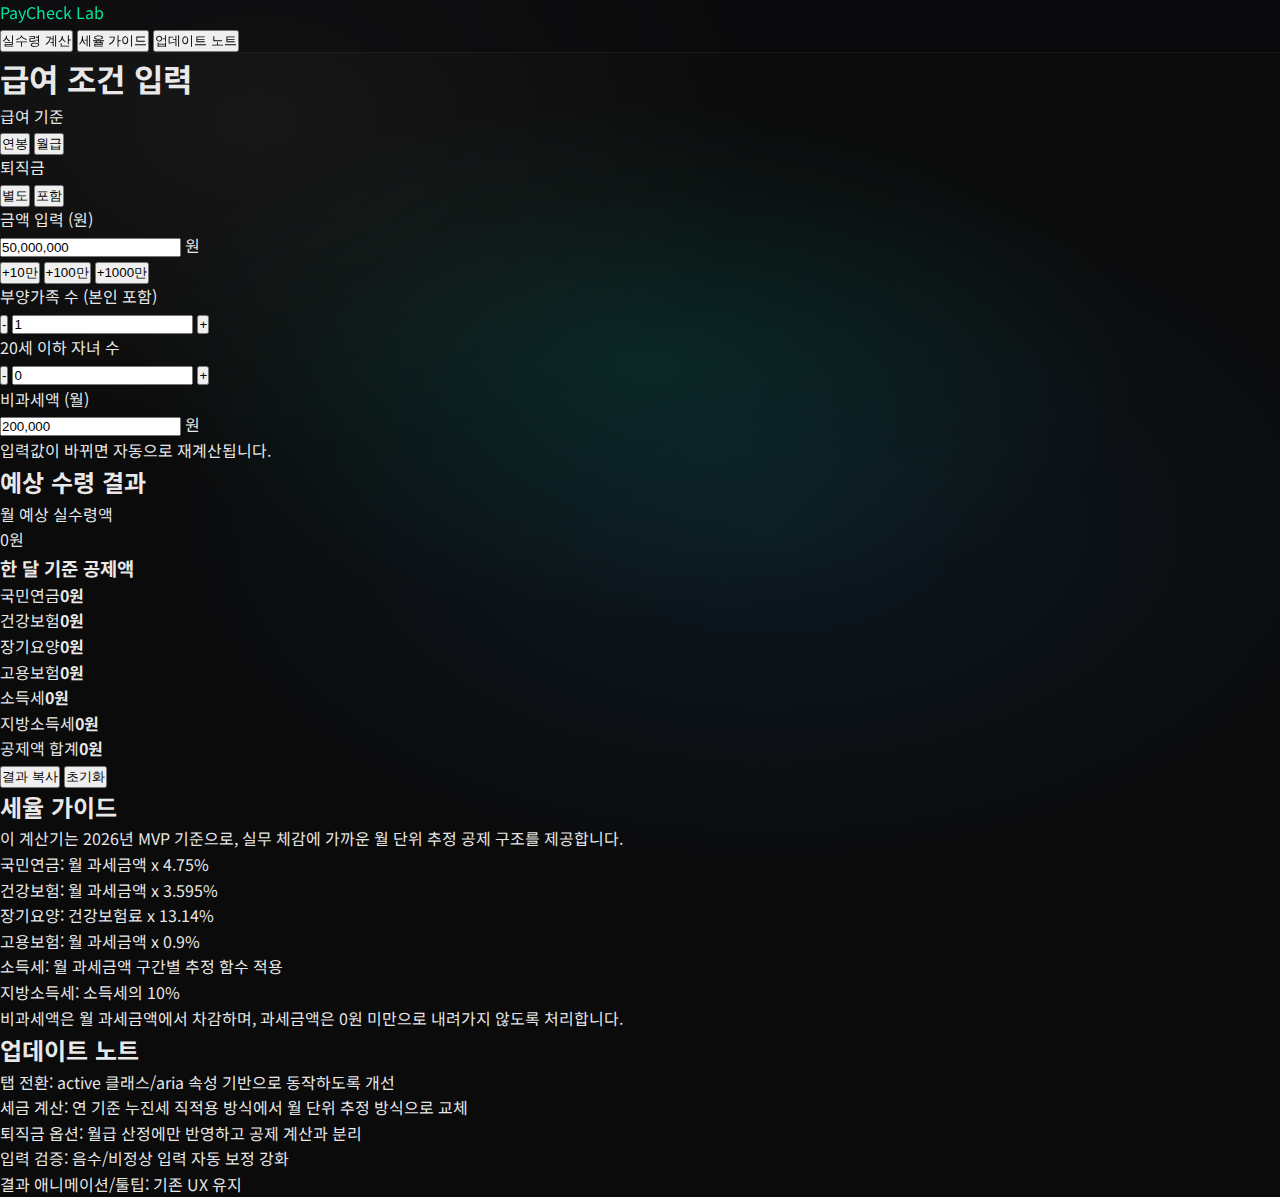
<file: index.html>
<!doctype html>
<html lang="ko">
<head>
  <meta charset="utf-8" />
  <meta name="viewport" content="width=device-width, initial-scale=1" />
  <meta name="google-adsense-account" content="ca-pub-3309850697417776" />
  <title>페이체크 | 연봉/월급 실수령액 계산기</title>
  <link rel="stylesheet" href="style.css" />
  <script async src="https://pagead2.googlesyndication.com/pagead/js/adsbygoogle.js?client=ca-pub-3309850697417776" crossorigin="anonymous"></script>
</head>
<body>
  <header class="site-header">
    <div class="header-inner">
      <a class="logo" href="#" aria-label="홈으로">PayCheck Lab</a>
      <nav class="top-nav" role="tablist" aria-label="상단 메뉴">
        <button class="tab active" id="tab-calculator" role="tab" aria-selected="true" aria-controls="panel-calculator" data-tab-target="calculator">실수령 계산</button>
        <button class="tab" id="tab-tax-guide" role="tab" aria-selected="false" aria-controls="panel-tax-guide" data-tab-target="tax-guide">세율 가이드</button>
        <button class="tab" id="tab-update-note" role="tab" aria-selected="false" aria-controls="panel-update-note" data-tab-target="update-note">업데이트 노트</button>
      </nav>
    </div>
  </header>

  <main class="page tab-panel active" id="panel-calculator" role="tabpanel" aria-labelledby="tab-calculator">
    <section class="panel input-panel" aria-labelledby="input-title">
      <h1 id="input-title">급여 조건 입력</h1>

      <div class="field-block">
        <span class="field-label">급여 기준</span>
        <div class="toggle" role="radiogroup" aria-label="급여 기준 선택">
          <button class="toggle-btn active" data-group="salaryBasis" data-value="annual" aria-pressed="true">연봉</button>
          <button class="toggle-btn" data-group="salaryBasis" data-value="monthly" aria-pressed="false">월급</button>
        </div>
      </div>

      <div class="field-block">
        <span class="field-label">퇴직금</span>
        <div class="toggle" role="radiogroup" aria-label="퇴직금 포함 여부 선택">
          <button class="toggle-btn active" data-group="severanceMode" data-value="separate" aria-pressed="true">별도</button>
          <button class="toggle-btn" data-group="severanceMode" data-value="included" aria-pressed="false">포함</button>
        </div>
      </div>

      <div class="field-block">
        <label class="field-label" for="salaryInput">금액 입력 (원)</label>
        <div class="money-input-wrap">
          <input id="salaryInput" class="money-input" type="text" inputmode="numeric" aria-label="급여 금액" value="50,000,000" />
          <span class="unit">원</span>
        </div>
        <div class="quick-buttons" role="group" aria-label="금액 빠른 증가">
          <button class="quick-btn" data-add="100000">+10만</button>
          <button class="quick-btn" data-add="1000000">+100만</button>
          <button class="quick-btn" data-add="10000000">+1000만</button>
        </div>
      </div>

      <div class="grid-fields">
        <div class="field-block">
          <label class="field-label" for="dependentsInput">부양가족 수 (본인 포함)</label>
          <div class="stepper" data-stepper="dependents">
            <button class="step-btn" data-action="decrease" aria-label="부양가족 수 감소">-</button>
            <input id="dependentsInput" type="number" min="1" value="1" aria-label="부양가족 수" />
            <button class="step-btn" data-action="increase" aria-label="부양가족 수 증가">+</button>
          </div>
        </div>

        <div class="field-block">
          <label class="field-label" for="childrenInput">20세 이하 자녀 수</label>
          <div class="stepper" data-stepper="children">
            <button class="step-btn" data-action="decrease" aria-label="자녀 수 감소">-</button>
            <input id="childrenInput" type="number" min="0" value="0" aria-label="20세 이하 자녀 수" />
            <button class="step-btn" data-action="increase" aria-label="자녀 수 증가">+</button>
          </div>
        </div>
      </div>

      <div class="field-block">
        <label class="field-label" for="nontaxInput">비과세액 (월)</label>
        <div class="money-input-wrap">
          <input id="nontaxInput" class="money-input" type="text" inputmode="numeric" aria-label="비과세액" value="200,000" />
          <span class="unit">원</span>
        </div>
      </div>

      <p class="helper">입력값이 바뀌면 자동으로 재계산됩니다.</p>
    </section>

    <section class="panel result-panel" aria-labelledby="result-title">
      <h2 id="result-title">예상 수령 결과</h2>

      <div class="headline">
        <p class="caption">월 예상 실수령액</p>
        <p id="netMonthly" class="net-pay" aria-live="polite">0원</p>
      </div>

      <div class="deduction-box">
        <h3>한 달 기준 공제액</h3>
        <ul class="deduction-list" id="deductionList">
          <li><span>국민연금</span><strong id="nationalPension">0원</strong></li>
          <li><span>건강보험</span><strong id="healthInsurance">0원</strong></li>
          <li><span>장기요양</span><strong id="longTermCare">0원</strong></li>
          <li><span>고용보험</span><strong id="employmentInsurance">0원</strong></li>
          <li><span>소득세</span><strong id="incomeTax">0원</strong></li>
          <li><span>지방소득세</span><strong id="localIncomeTax">0원</strong></li>
          <li class="sum"><span>공제액 합계</span><strong id="totalDeduction">0원</strong></li>
        </ul>
      </div>

      <div class="actions">
        <button id="copyBtn" class="action-btn">결과 복사</button>
        <button id="resetBtn" class="action-btn secondary">초기화</button>
      </div>
    </section>
  </main>

  <section class="info-panel tab-panel" id="panel-tax-guide" role="tabpanel" aria-labelledby="tab-tax-guide" aria-hidden="true">
    <div class="info-card">
      <h2>세율 가이드</h2>
      <p>이 계산기는 2026년 MVP 기준으로, 실무 체감에 가까운 월 단위 추정 공제 구조를 제공합니다.</p>
      <ul>
        <li>국민연금: 월 과세금액 x 4.75%</li>
        <li>건강보험: 월 과세금액 x 3.595%</li>
        <li>장기요양: 건강보험료 x 13.14%</li>
        <li>고용보험: 월 과세금액 x 0.9%</li>
        <li>소득세: 월 과세금액 구간별 추정 함수 적용</li>
        <li>지방소득세: 소득세의 10%</li>
      </ul>
      <p>비과세액은 월 과세금액에서 차감하며, 과세금액은 0원 미만으로 내려가지 않도록 처리합니다.</p>
    </div>
  </section>

  <section class="info-panel tab-panel" id="panel-update-note" role="tabpanel" aria-labelledby="tab-update-note" aria-hidden="true">
    <div class="info-card">
      <h2>업데이트 노트</h2>
      <ul>
        <li>탭 전환: active 클래스/aria 속성 기반으로 동작하도록 개선</li>
        <li>세금 계산: 연 기준 누진세 직적용 방식에서 월 단위 추정 방식으로 교체</li>
        <li>퇴직금 옵션: 월급 산정에만 반영하고 공제 계산과 분리</li>
        <li>입력 검증: 음수/비정상 입력 자동 보정 강화</li>
        <li>결과 애니메이션/툴팁: 기존 UX 유지</li>
      </ul>
    </div>
  </section>

  <template id="tooltipTemplate">
    <button type="button" class="tip" aria-label="계산 기준 보기">?</button>
  </template>

  <script src="main.js"></script>
</body>
</html>
</file>
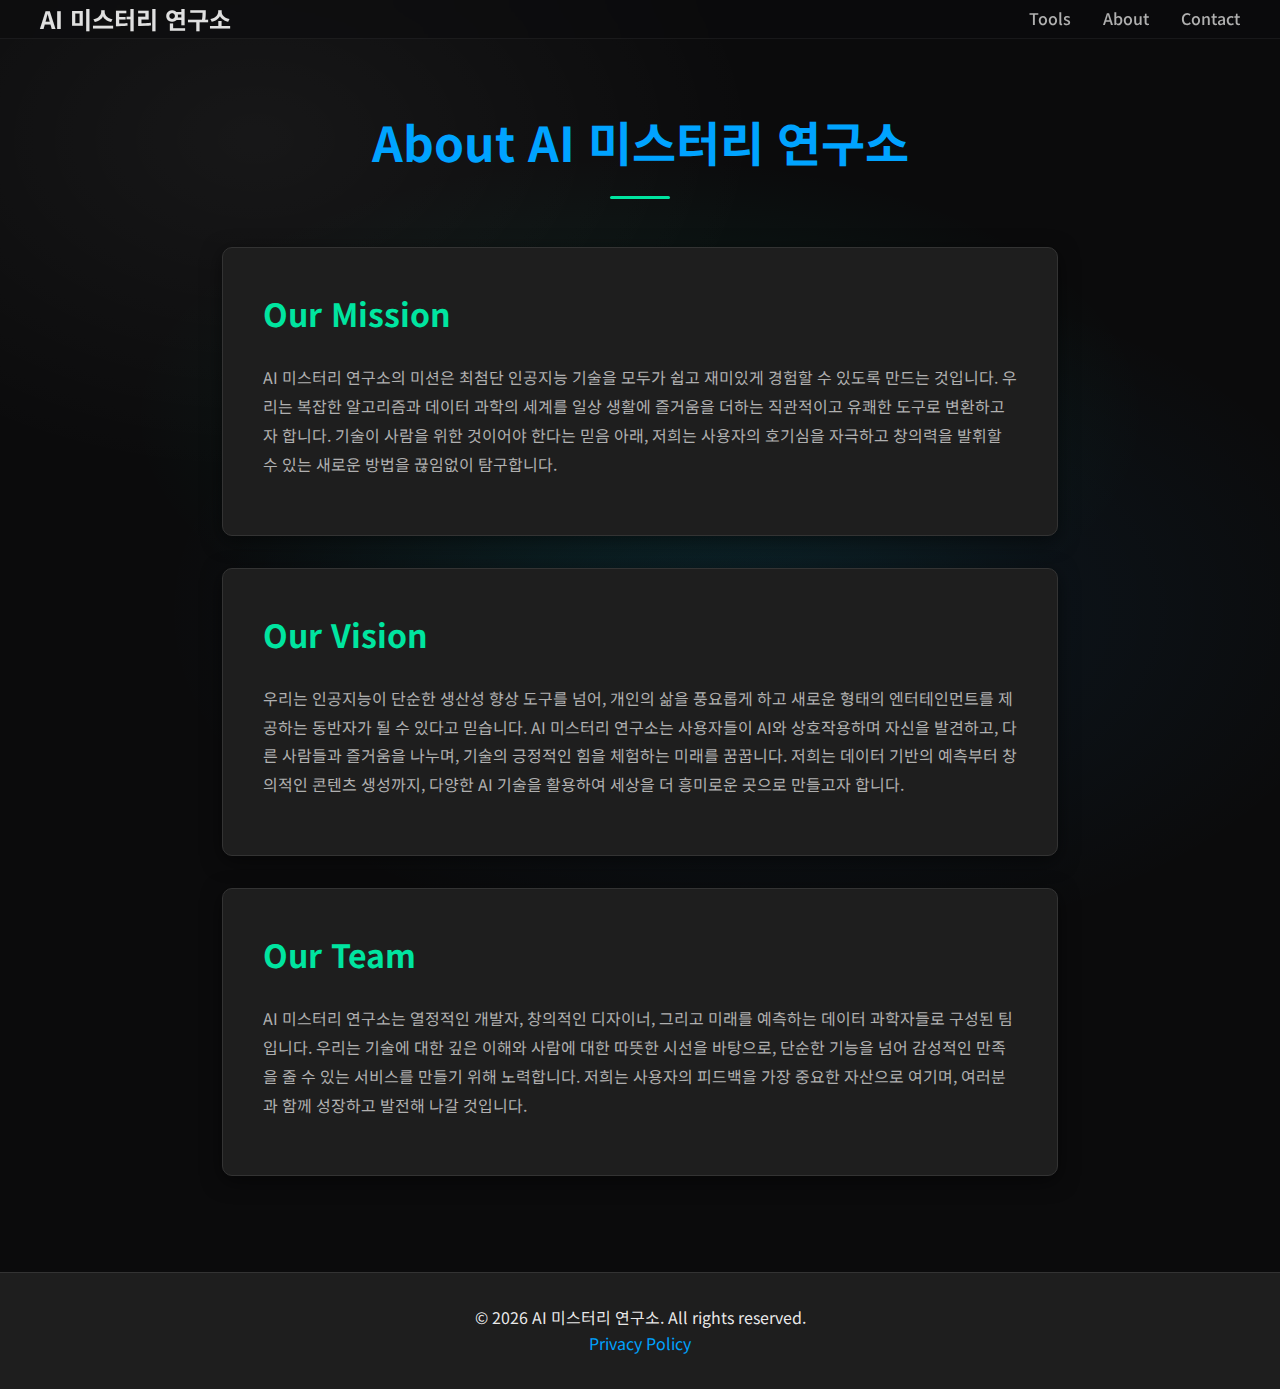
<file: about.html>
<!DOCTYPE html>
<html lang="ko">
<head>
    <meta charset="UTF-8">
    <meta name="viewport" content="width=device-width, initial-scale=1.0">
    <title>About Us - AI 미스터리 연구소</title>
    <link rel="stylesheet" href="style.css">
</head>
<body>
    <!-- Navigation will be dynamically loaded or copied here -->
    <header>
        <nav class="navbar">
            <a href="index.html" class="navbar-brand">AI 미스터리 연구소</a>
            <ul class="navbar-nav">
                <li><a href="index.html#tools">Tools</a></li>
                <li><a href="about.html">About</a></li>
                <li><a href="contact.html">Contact</a></li>
            </ul>
        </nav>
    </header>

    <main class="page-container">
        <h1>About AI 미스터리 연구소</h1>
        
        <section class="about-section">
            <h2>Our Mission</h2>
            <p>AI 미스터리 연구소의 미션은 최첨단 인공지능 기술을 모두가 쉽고 재미있게 경험할 수 있도록 만드는 것입니다. 우리는 복잡한 알고리즘과 데이터 과학의 세계를 일상 생활에 즐거움을 더하는 직관적이고 유쾌한 도구로 변환하고자 합니다. 기술이 사람을 위한 것이어야 한다는 믿음 아래, 저희는 사용자의 호기심을 자극하고 창의력을 발휘할 수 있는 새로운 방법을 끊임없이 탐구합니다.</p>
        </section>

        <section class="about-section">
            <h2>Our Vision</h2>
            <p>우리는 인공지능이 단순한 생산성 향상 도구를 넘어, 개인의 삶을 풍요롭게 하고 새로운 형태의 엔터테인먼트를 제공하는 동반자가 될 수 있다고 믿습니다. AI 미스터리 연구소는 사용자들이 AI와 상호작용하며 자신을 발견하고, 다른 사람들과 즐거움을 나누며, 기술의 긍정적인 힘을 체험하는 미래를 꿈꿉니다. 저희는 데이터 기반의 예측부터 창의적인 콘텐츠 생성까지, 다양한 AI 기술을 활용하여 세상을 더 흥미로운 곳으로 만들고자 합니다.</p>
        </section>

        <section class="about-section">
            <h2>Our Team</h2>
            <p>AI 미스터리 연구소는 열정적인 개발자, 창의적인 디자이너, 그리고 미래를 예측하는 데이터 과학자들로 구성된 팀입니다. 우리는 기술에 대한 깊은 이해와 사람에 대한 따뜻한 시선을 바탕으로, 단순한 기능을 넘어 감성적인 만족을 줄 수 있는 서비스를 만들기 위해 노력합니다. 저희는 사용자의 피드백을 가장 중요한 자산으로 여기며, 여러분과 함께 성장하고 발전해 나갈 것입니다.</p>
        </section>

    </main>

    <!-- Footer will be dynamically loaded or copied here -->
    <footer class="footer">
        <p>&copy; 2026 AI 미스터리 연구소. All rights reserved.</p>
        <p><a href="privacy.html">Privacy Policy</a></p>
    </footer>
</body>
</html>
</file>
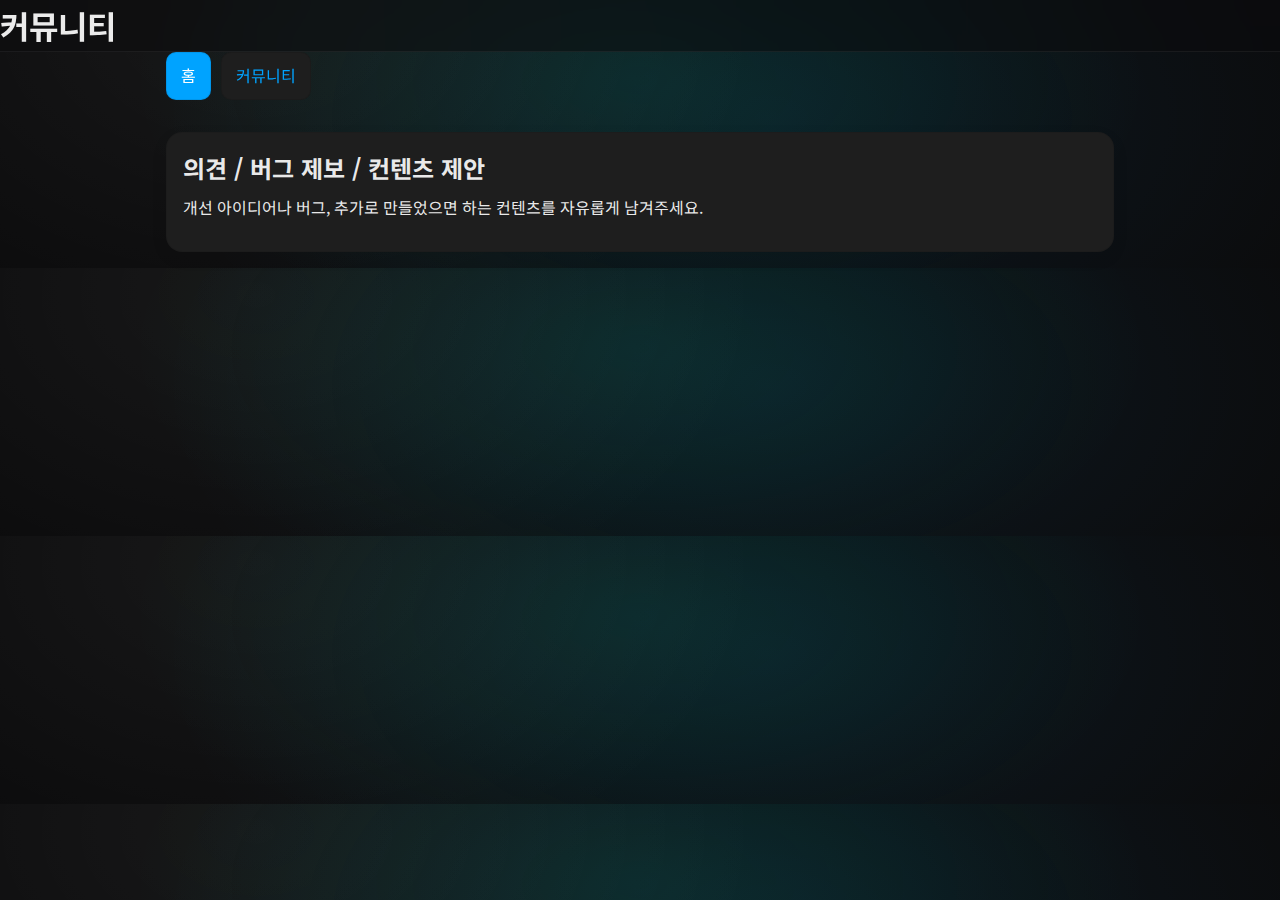
<file: community.html>
<!DOCTYPE html>
<html lang="ko">
<head>
  <meta charset="UTF-8" />
  <meta name="viewport" content="width=device-width, initial-scale=1.0" />
  <title>커뮤니티</title>
  <link rel="stylesheet" href="style.css" />
  <style>
    .community-wrap{max-width:980px;margin:0 auto;padding:16px}
    .community-card{background:var(--bg-secondary,#fff);border:1px solid rgba(0,0,0,.06);border-radius:16px;padding:16px;box-shadow:0 6px 18px rgba(0,0,0,.06)}
    .community-card h2{margin:0 0 8px 0}
    .community-card p{margin:0 0 14px 0;line-height:1.6}
  </style>
</head>
<body>
  <header>
    <h1>커뮤니티</h1>
  </header>


<nav style="max-width:980px;margin:0 auto;padding:0 16px 16px;display:flex;gap:10px;flex-wrap:wrap;">
  <a href="index.html" style="padding:10px 14px;border-radius:10px;text-decoration:none;background:var(--accent-primary,#6a82fb);color:#fff;border:1px solid rgba(0,0,0,.08);">홈</a>
  <a href="community.html" style="padding:10px 14px;border-radius:10px;text-decoration:none;background:var(--bg-secondary,#fff);border:1px solid rgba(0,0,0,.08);">커뮤니티</a>
</nav>


  <main class="community-wrap">
    <section class="community-card">
      <h2>의견 / 버그 제보 / 컨텐츠 제안</h2>
      <p>개선 아이디어나 버그, 추가로 만들었으면 하는 컨텐츠를 자유롭게 남겨주세요.</p>

      <div id="disqus_thread"></div>
      <script>
        var disqus_config = function () {
          this.page.url = window.location.href;
          this.page.identifier = "community";
        };
        (function() {
          var d = document, s = d.createElement('script');
          s.src = 'https://yuminsu.disqus.com/embed.js';
          s.setAttribute('data-timestamp', +new Date());
          (d.head || d.body).appendChild(s);
        })();
      </script>
      <noscript>댓글을 보려면 자바스크립트를 켜주세요.</noscript>
    </section>
  </main>
</body>
</html>
</file>
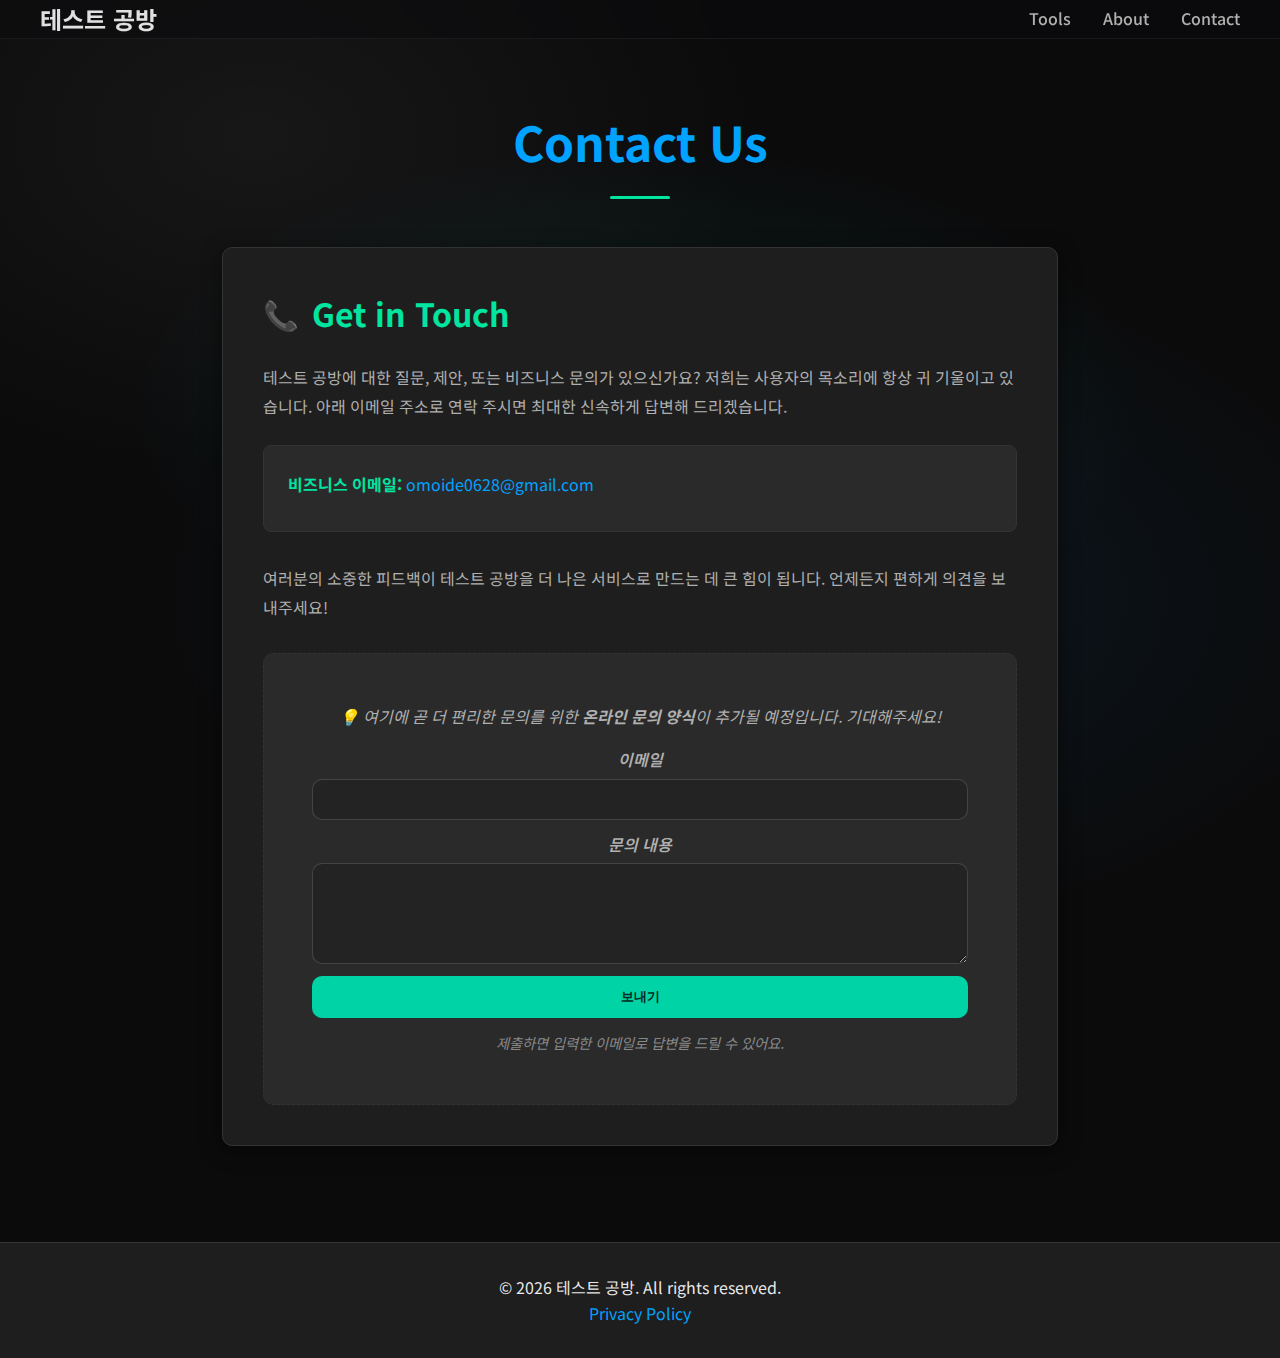
<file: contact.html>
<!DOCTYPE html>
<html lang="ko">
<head>
    <meta charset="UTF-8">
    <meta name="viewport" content="width=device-width, initial-scale=1.0">
    <title>Contact - 테스트 공방</title>
    <meta name="google-adsense-account" content="ca-pub-3309850697417776">
    <link rel="stylesheet" href="style.css">
    <script async src="https://pagead2.googlesyndication.com/pagead/js/adsbygoogle.js?client=ca-pub-3309850697417776" crossorigin="anonymous"></script>
</head>
<body>
    <!-- Navigation will be dynamically loaded or copied here -->
    <header>
        <nav class="navbar">
            <a href="index.html" class="navbar-brand">테스트 공방</a>
            <ul class="navbar-nav">
                <li><a href="index.html#tools">Tools</a></li>
                <li><a href="about.html">About</a></li>
                <li><a href="contact.html">Contact</a></li>
            </ul>
        </nav>
    </header>

    <main class="page-container">
        <h1>Contact Us</h1>
        
        <section class="contact-section">
            <h2><span class="section-icon">📞</span> Get in Touch</h2>
            <p>테스트 공방에 대한 질문, 제안, 또는 비즈니스 문의가 있으신가요? 저희는 사용자의 목소리에 항상 귀 기울이고 있습니다. 아래 이메일 주소로 연락 주시면 최대한 신속하게 답변해 드리겠습니다.</p>
            <div class="contact-info-box">
                <p><strong>비즈니스 이메일:</strong> <a href="mailto:omoide0628@gmail.com">omoide0628@gmail.com</a></p>
            </div>
            <p>여러분의 소중한 피드백이 테스트 공방을 더 나은 서비스로 만드는 데 큰 힘이 됩니다. 언제든지 편하게 의견을 보내주세요!</p>
            
            <div class="contact-form-placeholder">
                <p>💡 여기에 곧 더 편리한 문의를 위한 <strong>온라인 문의 양식</strong>이 추가될 예정입니다. 기대해주세요!</p>

<form action="https://formspree.io/f/mdalaond" method="POST" style="margin-top:16px; display:flex; flex-direction:column; gap:12px;">
  <label style="display:flex; flex-direction:column; gap:6px; font-weight:600;">
    이메일
    <input type="email" name="email" required
      style="padding:12px 14px; border-radius:10px; border:1px solid rgba(255,255,255,.15); background:rgba(0,0,0,.15); color:#fff; outline:none;">
  </label>

  <label style="display:flex; flex-direction:column; gap:6px; font-weight:600;">
    문의 내용
    <textarea name="message" rows="5" required
      style="padding:12px 14px; border-radius:10px; border:1px solid rgba(255,255,255,.15); background:rgba(0,0,0,.15); color:#fff; outline:none; resize:vertical;"></textarea>
  </label>

  <button type="submit"
    style="padding:12px 14px; border-radius:10px; border:none; background:#00d4a6; color:#062b22; font-weight:800; cursor:pointer;">
    보내기
  </button>

  <p style="opacity:.7; font-size:.9rem; margin:0;">
    제출하면 입력한 이메일로 답변을 드릴 수 있어요.
  </p>
</form>


            </div>
        </section>

    </main>

    <!-- Footer will be dynamically loaded or copied here -->
    <footer class="footer">
        <p>&copy; 2026 테스트 공방. All rights reserved.</p>
        <p><a href="privacy.html">Privacy Policy</a></p>
    </footer>
</body>
</html>
</file>
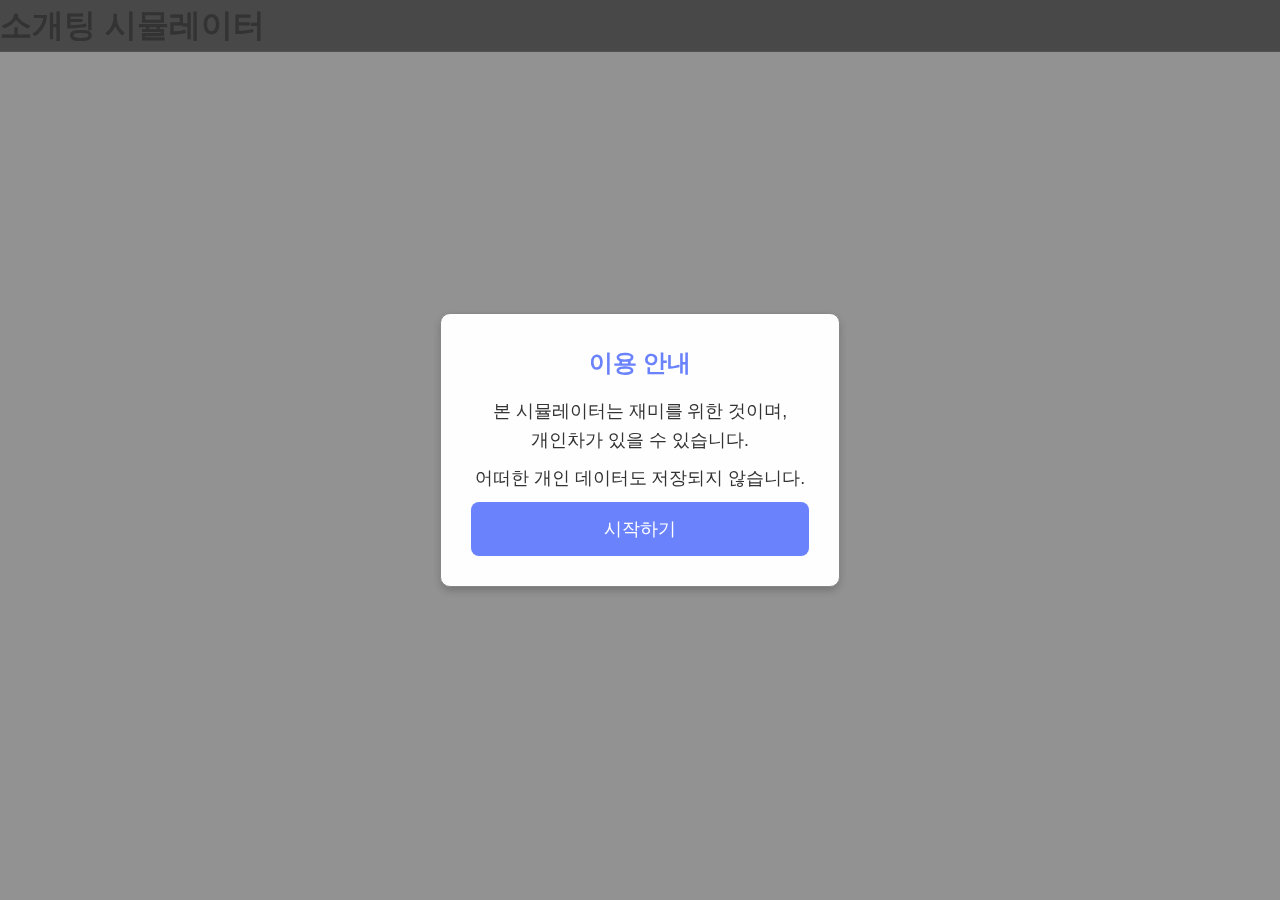
<file: dating-sim.html>
<!DOCTYPE html>
<html lang="ko">
<head>
    <meta charset="UTF-8">
    <meta name="viewport" content="width=device-width, initial-scale=1.0">
    <title>소개팅 시뮬레이터</title>
    <link rel="stylesheet" href="style.css">
    <link rel="stylesheet" href="dating-sim.css">
</head>
<body>
    <header>
        <h1>소개팅 시뮬레이터</h1>
    </header>

    <main class="simulator-container">
        <div id="intro-modal" class="modal">
            <div class="modal-content">
                <h2>이용 안내</h2>
                <p>본 시뮬레이터는 재미를 위한 것이며, 개인차가 있을 수 있습니다.</p>
                <p>어떠한 개인 데이터도 저장되지 않습니다.</p>
                <button id="close-modal">시작하기</button>
            </div>
        </div>

        <div id="simulator-area" style="display: none;">
            <div class="progress-container">
                <span id="current-question-number"></span>/<span id="total-questions"></span>
                <div class="progress-bar-outline"><div id="progress-bar"></div></div>
            </div>

            <div id="question-card" class="card">
                <p id="question-text"></p>
                <div id="reaction-text" class="reaction-text"></div>
                <div id="choices-container" class="choices-container"></div>
            </div>

            <div class="navigation-buttons">
                <button id="back-button" class="nav-button" style="display: none;">뒤로가기</button>
            </div>
        </div>

        <div id="result-area" class="card" style="display: none;">
            <h2 id="result-type"></h2>
            <p id="result-summary"></p>
            <h3>🌟 나의 매력 포인트</h3>
            <ul id="result-pros"></ul>
            <h3>⚠️ 주의할 점</h3>
            <p id="result-cons"></p>
            <h3>💬 추천 대화 시작 멘트</h3>
            <ul id="result-opening-lines"></ul>
            <h3>💖 다음 데이트 코스 추천</h3>
            <ul id="result-date-courses"></ul>
            <div class="result-actions">
                <button id="share-button" class="action-button">결과 공유하기</button>
                <button id="restart-button" class="action-button">다시하기</button>
            </div>
        </div>
    </main>

    <script src="dating-sim.js"></script>
</body>
</html>
</file>
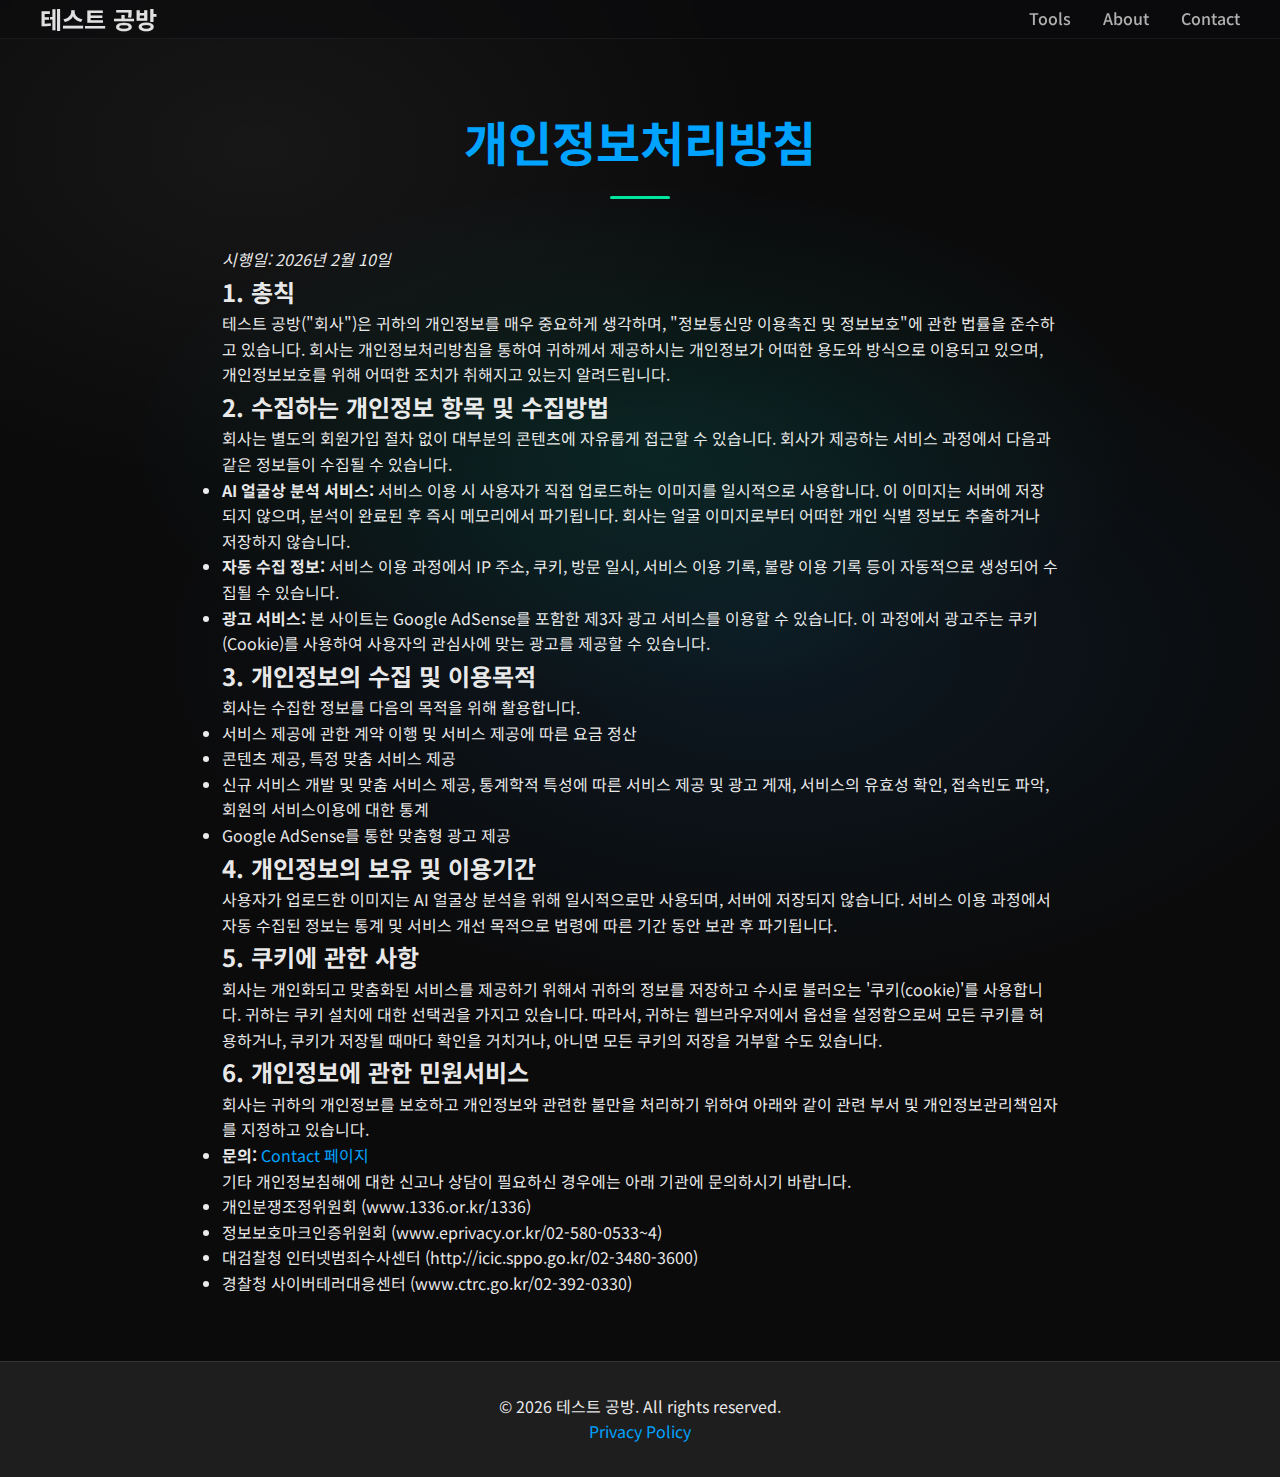
<file: privacy.html>
<!DOCTYPE html>
<html lang="ko">
<head>
    <meta charset="UTF-8">
    <meta name="viewport" content="width=device-width, initial-scale=1.0">
    <title>Privacy Policy - 테스트 공방</title>
    <link rel="stylesheet" href="style.css">
</head>
<body>
    <!-- Navigation will be dynamically loaded or copied here -->
    <header>
        <nav class="navbar">
            <a href="index.html" class="navbar-brand">테스트 공방</a>
            <ul class="navbar-nav">
                <li><a href="index.html#tools">Tools</a></li>
                <li><a href="about.html">About</a></li>
                <li><a href="contact.html">Contact</a></li>
            </ul>
        </nav>
    </header>

    <main class="page-container">
        <h1>개인정보처리방침</h1>
        <p><em>시행일: 2026년 2월 10일</em></p>

        <section class="privacy-section">
            <h2>1. 총칙</h2>
            <p>테스트 공방("회사")은 귀하의 개인정보를 매우 중요하게 생각하며, "정보통신망 이용촉진 및 정보보호"에 관한 법률을 준수하고 있습니다. 회사는 개인정보처리방침을 통하여 귀하께서 제공하시는 개인정보가 어떠한 용도와 방식으로 이용되고 있으며, 개인정보보호를 위해 어떠한 조치가 취해지고 있는지 알려드립니다.</p>
        </section>

        <section class="privacy-section">
            <h2>2. 수집하는 개인정보 항목 및 수집방법</h2>
            <p>회사는 별도의 회원가입 절차 없이 대부분의 콘텐츠에 자유롭게 접근할 수 있습니다. 회사가 제공하는 서비스 과정에서 다음과 같은 정보들이 수집될 수 있습니다.</p>
            <ul>
                <li><strong>AI 얼굴상 분석 서비스:</strong> 서비스 이용 시 사용자가 직접 업로드하는 이미지를 일시적으로 사용합니다. 이 이미지는 서버에 저장되지 않으며, 분석이 완료된 후 즉시 메모리에서 파기됩니다. 회사는 얼굴 이미지로부터 어떠한 개인 식별 정보도 추출하거나 저장하지 않습니다.</li>
                <li><strong>자동 수집 정보:</strong> 서비스 이용 과정에서 IP 주소, 쿠키, 방문 일시, 서비스 이용 기록, 불량 이용 기록 등이 자동적으로 생성되어 수집될 수 있습니다.</li>
                <li><strong>광고 서비스:</strong> 본 사이트는 Google AdSense를 포함한 제3자 광고 서비스를 이용할 수 있습니다. 이 과정에서 광고주는 쿠키(Cookie)를 사용하여 사용자의 관심사에 맞는 광고를 제공할 수 있습니다.</li>
            </ul>
        </section>
        
        <section class="privacy-section">
            <h2>3. 개인정보의 수집 및 이용목적</h2>
            <p>회사는 수집한 정보를 다음의 목적을 위해 활용합니다.</p>
            <ul>
                <li>서비스 제공에 관한 계약 이행 및 서비스 제공에 따른 요금 정산</li>
                <li>콘텐츠 제공, 특정 맞춤 서비스 제공</li>
                <li>신규 서비스 개발 및 맞춤 서비스 제공, 통계학적 특성에 따른 서비스 제공 및 광고 게재, 서비스의 유효성 확인, 접속빈도 파악, 회원의 서비스이용에 대한 통계</li>
                <li>Google AdSense를 통한 맞춤형 광고 제공</li>
            </ul>
        </section>

        <section class="privacy-section">
            <h2>4. 개인정보의 보유 및 이용기간</h2>
            <p>사용자가 업로드한 이미지는 AI 얼굴상 분석을 위해 일시적으로만 사용되며, 서버에 저장되지 않습니다. 서비스 이용 과정에서 자동 수집된 정보는 통계 및 서비스 개선 목적으로 법령에 따른 기간 동안 보관 후 파기됩니다.</p>
        </section>

        <section class="privacy-section">
            <h2>5. 쿠키에 관한 사항</h2>
            <p>회사는 개인화되고 맞춤화된 서비스를 제공하기 위해서 귀하의 정보를 저장하고 수시로 불러오는 '쿠키(cookie)'를 사용합니다. 귀하는 쿠키 설치에 대한 선택권을 가지고 있습니다. 따라서, 귀하는 웹브라우저에서 옵션을 설정함으로써 모든 쿠키를 허용하거나, 쿠키가 저장될 때마다 확인을 거치거나, 아니면 모든 쿠키의 저장을 거부할 수도 있습니다.</p>
        </section>

        <section class="privacy-section">
            <h2>6. 개인정보에 관한 민원서비스</h2>
            <p>회사는 귀하의 개인정보를 보호하고 개인정보와 관련한 불만을 처리하기 위하여 아래와 같이 관련 부서 및 개인정보관리책임자를 지정하고 있습니다.</p>
            <ul>
                <li><strong>문의:</strong> <a href="contact.html">Contact 페이지</a></li>
            </ul>
            <p>기타 개인정보침해에 대한 신고나 상담이 필요하신 경우에는 아래 기관에 문의하시기 바랍니다.</p>
            <ul>
                <li>개인분쟁조정위원회 (www.1336.or.kr/1336)</li>
                <li>정보보호마크인증위원회 (www.eprivacy.or.kr/02-580-0533~4)</li>
                <li>대검찰청 인터넷범죄수사센터 (http://icic.sppo.go.kr/02-3480-3600)</li>
                <li>경찰청 사이버테러대응센터 (www.ctrc.go.kr/02-392-0330)</li>
            </ul>
        </section>

    </main>

    <!-- Footer will be dynamically loaded or copied here -->
    <footer class="footer">
        <p>&copy; 2026 테스트 공방. All rights reserved.</p>
        <p><a href="privacy.html">Privacy Policy</a></p>
    </footer>
</body>
</html>
</file>
<file: style.css>
@import url('https://fonts.googleapis.com/css2?family=Noto+Sans+KR:wght@300;400;500;700&family=Roboto:wght@300;400;500;700&display=swap');

:root {
    --bg-primary: #121212;
    --bg-secondary: #1E1E1E;
    --bg-tertiary: #2a2a2a;
    --text-primary: #E0E0E0;
    --text-secondary: #B0B0B0;
    --accent-primary: #00A3FF;
    --accent-secondary: #00E5A0;
    --border-color: #333333;
    --shadow-color: rgba(0, 0, 0, 0.5);
    --font-family-base: 'Noto Sans KR', 'Roboto', sans-serif;
}

/* Reset and Base Styles */
* {
    margin: 0;
    padding: 0;
    box-sizing: border-box;
}

html {
    scroll-behavior: smooth;
}

body {
    font-family: var(--font-family-base);
    background-color: var(--bg-primary);
    color: var(--text-primary);
    line-height: 1.6;
    writing-mode: horizontal-tb; /* Ensure horizontal writing mode */
    text-orientation: mixed; /* For mixed upright and sideways characters if applicable, though horizontal-tb is primary */
}

a {
    color: var(--accent-primary);
    text-decoration: none;
    transition: color 0.3s ease;
}

a:hover {
    color: var(--accent-secondary);
}

img {
    max-width: 100%;
    height: auto;
    display: block;
}

/* Header and Navbar */
.header {
    background-color: rgba(18, 18, 18, 0.8);
    backdrop-filter: blur(10px);
    padding: 1rem 2rem;
    position: sticky;
    top: 0;
    width: 100%;
    z-index: 1000;
    border-bottom: 1px solid var(--border-color);
}

.navbar {
    display: flex;
    justify-content: space-between;
    align-items: center;
    max-width: 1200px;
    margin: 0 auto;
}

.navbar-brand {
    font-size: 1.5rem;
    font-weight: 700;
    color: var(--text-primary);
}

.navbar-nav {
    list-style: none;
    display: flex;
    gap: 2rem;
}

.navbar-nav a {
    font-weight: 500;
    color: var(--text-secondary);
    padding-bottom: 5px;
    border-bottom: 2px solid transparent;
}

.navbar-nav a:hover, .navbar-nav a.active {
    color: var(--text-primary);
    border-bottom-color: var(--accent-primary);
}

/* Hero Section */
.hero {
    display: flex;
    align-items: center;
    justify-content: center;
    text-align: center;
    height: 60vh;
    padding: 0 2rem;
    background: linear-gradient(rgba(18, 18, 18, 0.7), rgba(18, 18, 18, 0.9)), url('https://source.unsplash.com/random/1600x900/?technology,ai') no-repeat center center/cover;
}

.hero-content h1 {
    font-size: 3rem;
    font-weight: 700;
    margin-bottom: 1rem;
    text-shadow: 0 2px 10px var(--shadow-color);
}

.hero-content p {
    font-size: 1.2rem;
    max-width: 600px;
    margin: 0 auto 2rem auto;
    color: var(--text-secondary);
}

/* Buttons */
.btn {
    padding: 0.8rem 1.5rem;
    border: none;
    border-radius: 5px;
    font-weight: 700;
    cursor: pointer;
    transition: all 0.3s ease;
    font-family: var(--font-family-base);
}

.btn-primary {
    background-color: var(--accent-primary);
    color: #fff;
}

.btn-primary:hover {
    background-color: #008ecc;
    transform: translateY(-2px);
    box-shadow: 0 4px 15px rgba(0, 163, 255, 0.3);
}

.btn-secondary {
    background-color: var(--bg-tertiary);
    color: var(--text-primary);
    border: 1px solid var(--border-color);
}

.btn-secondary:hover {
    background-color: #3a3a3a;
    border-color: var(--accent-primary);
}

/* Tools Section */
.tools-section {
    padding: 4rem 2rem;
    max-width: 1200px;
    margin: 0 auto;
    text-align: center;
}

.tools-section h2 {
    font-size: 2.5rem;
    margin-bottom: 2rem;
}

.tools-grid {
    display: grid;
    grid-template-columns: repeat(auto-fit, minmax(300px, 1fr));
    gap: 2rem;
}

.tool-card {
    background-color: var(--bg-secondary);
    padding: 2rem;
    border-radius: 10px;
    border: 1px solid var(--border-color);
    text-align: left;
    transition: transform 0.3s ease, box-shadow 0.3s ease;
}

.tool-card:hover {
    transform: translateY(-5px);
    box-shadow: 0 10px 30px var(--shadow-color);
}

.tool-card h3 {
    font-size: 1.5rem;
    color: var(--accent-secondary);
    margin-bottom: 1rem;
}

.tool-card p {
    color: var(--text-secondary);
    margin-bottom: 1.5rem;
}

/* Ads Section */
.ads-section {
    padding: 2rem;
    text-align: center;
    min-height: 100px;
    background-color: var(--bg-secondary);
}

/* Footer */
.footer {
    background-color: var(--bg-secondary);
    padding: 2rem;
    text-align: center;
    border-top: 1px solid var(--border-color);
}

.footer-content {
    max-width: 1200px;
    margin: 0 auto;
}

.footer-content a {
    color: var(--text-secondary);
}

/* Page-specific content styling */
.page-container {
    padding: 4rem 2rem;
    max-width: 900px; /* Slightly narrower for readability */
    margin: 0 auto;
}

.page-container h1 {
    font-size: 3rem;
    text-align: center;
    margin-bottom: 3rem;
    color: var(--accent-primary);
    position: relative;
}

.page-container h1::after {
    content: '';
    display: block;
    width: 60px;
    height: 3px;
    background-color: var(--accent-secondary);
    margin: 1rem auto 0 auto;
    border-radius: 2px;
}


.about-section, .contact-section {
    background-color: var(--bg-secondary);
    padding: 2.5rem;
    border-radius: 10px;
    border: 1px solid var(--border-color);
    margin-bottom: 2rem;
    box-shadow: 0 5px 20px var(--shadow-color);
}

.about-section h2, .contact-section h2 {
    font-size: 2rem;
    color: var(--accent-secondary);
    margin-bottom: 1.5rem;
    display: flex;
    align-items: center;
    gap: 0.8rem;
}

.section-icon {
    font-size: 1.8rem;
    color: var(--accent-primary);
}

.about-section p, .contact-section p {
    color: var(--text-secondary);
    margin-bottom: 1rem;
    line-height: 1.8;
}

/* Contact Specific Styles */
.contact-info-box {
    background-color: var(--bg-tertiary);
    border: 1px solid var(--border-color);
    padding: 1.5rem;
    border-radius: 8px;
    margin-top: 1.5rem;
    margin-bottom: 2rem;
}

.contact-info-box p {
    margin-bottom: 0.5rem;
    color: var(--text-primary);
}

.contact-info-box p strong {
    color: var(--accent-secondary);
}

.contact-form-placeholder {
    background-color: var(--bg-tertiary);
    border: 1px dashed var(--border-color);
    padding: 3rem;
    text-align: center;
    border-radius: 10px;
    color: var(--text-secondary);
    font-style: italic;
    margin-top: 2rem;
}

/* Modal Styles */
.modal {
    display: none;
    position: fixed;
    z-index: 1001;
    left: 0;
    top: 0;
    width: 100%;
    height: 100%;
    overflow: auto;
    background-color: rgba(0,0,0,0.7);
    backdrop-filter: blur(5px);
    animation: fadeIn 0.3s ease;
}

.modal-content {
    background-color: var(--bg-secondary);
    margin: 10% auto;
    padding: 2rem;
    border: 1px solid var(--border-color);
    width: 90%;
    max-width: 600px;
    border-radius: 10px;
    position: relative;
    box-shadow: 0 10px 40px var(--shadow-color);
    animation: slideIn 0.4s ease;
}

.close-button {
    color: var(--text-secondary);
    position: absolute;
    top: 1rem;
    right: 1.5rem;
    font-size: 2rem;
    font-weight: bold;
    cursor: pointer;
}

.close-button:hover {
    color: var(--text-primary);
}

@keyframes fadeIn { from { opacity: 0; } to { opacity: 1; } }
@keyframes fadeOut { from { opacity: 1; } to { opacity: 0; } }
@keyframes slideIn { from { transform: translateY(-50px); } to { transform: translateY(0); } }

/* Tool-specific styles within modals */
#lotto-modal .lotto-numbers {
    display: flex;
    justify-content: center;
    gap: 1rem;
    margin: 2rem 0;
}

#lotto-modal .lotto-number {
    width: 50px;
    height: 50px;
    border-radius: 50%;
    background-color: var(--bg-tertiary);
    display: flex;
    justify-content: center;
    align-items: center;
    font-size: 1.5rem;
    font-weight: 700;
}

#face-modal #image-upload {
    width: 100%;
    margin-bottom: 1rem;
    background-color: var(--bg-tertiary);
    border: 1px dashed var(--border-color);
    padding: 1rem;
    border-radius: 5px;
    cursor: pointer;
}

#face-modal #image-display-container {
    width: 100%;
    min-height: 200px;
    background-color: var(--bg-primary);
    margin-bottom: 1rem;
    border-radius: 5px;
    display: flex;
    align-items: center;
    justify-content: center;
}

#face-modal #uploaded-image {
    max-height: 300px;
    object-fit: contain;
    border-radius: 5px;
}

#face-modal #label-container div {
    background-color: var(--bg-tertiary);
    padding: 0.5rem;
    border-radius: 5px;
    margin-top: 0.5rem;
    display: flex;
    justify-content: space-between;
    align-items: center;
    opacity: 0; /* Hidden by default, animated by JS */
    animation: fadeInUp 0.4s ease forwards;
}

.confidence-bar-container {
    width: 100px; /* Adjust as needed */
    height: 8px;
    background-color: var(--border-color);
    border-radius: 4px;
    overflow: hidden;
    margin-left: 10px;
}

.confidence-bar {
    height: 100%;
    background-color: var(--accent-secondary);
    width: 0; /* Animated by JS */
    transform: scaleX(0); /* Initial state for animation */
    transform-origin: left; /* Scale from left */
    transition: width 0.8s ease-out, transform 0.8s ease-out;
    border-radius: 4px;
    animation: barFill 0.8s ease-out forwards; /* New animation for fill */
}

@keyframes barFill {
    0% { width: 0; transform: scaleX(0); }
    100% { transform: scaleX(1); }
}

@keyframes fadeInUp {
    from {
        opacity: 0;
        transform: translateY(20px);
    }
    to {
        opacity: 1;
        transform: translateY(0);
    }
}

/* --- Dating Chat Simulator Styles --- */

.dating-chat-content {
    max-width: 450px !important; /* Make it feel more like a mobile app, but wider */
    margin: 5vh auto !important; /* Position it higher */
    padding: 0 !important; /* Remove padding from modal-content */
    display: flex;
    flex-direction: column;
    height: 90vh; /* Take up more vertical space */
    border-radius: 15px; /* More rounded */
    overflow: hidden auto; /* Allow scrolling for content that exceeds height */
}

.dating-chat-content h2 {
    background-color: var(--bg-tertiary);
    padding: 1rem;
    font-size: 1.2rem;
    border-bottom: 1px solid var(--border-color);
    text-align: center;
}

.dating-chat-content .close-button {
    color: var(--text-secondary);
    position: absolute;
    top: 0.8rem;
    right: 1rem;
    font-size: 1.8rem;
    z-index: 10;
}

/* Dating Setup Screen */
.dating-setup-screen {
    flex: 1;
    display: flex;
    flex-direction: column;
    justify-content: center;
    align-items: center;
    padding: 2rem;
    background-color: var(--bg-primary);
    gap: 1.5rem;
    overflow-y: auto; /* Allow scrolling within setup screen if content is too long */
}

.dating-setup-screen h3 {
    font-size: 1.8rem;
    color: var(--accent-secondary);
    margin-bottom: 1.5rem;
    text-align: center;
}

.dating-setup-screen .input-group {
    display: flex;
    flex-direction: column;
    width: 100%;
    max-width: 300px;
    margin-bottom: 1rem;
}

.dating-setup-screen label {
    font-size: 1rem;
    margin-bottom: 0.5rem;
    color: var(--text-secondary);
    text-align: left;
    width: 100%;
}

.dating-setup-screen input[type="number"] {
    padding: 0.8rem 1rem;
    border: 1px solid var(--border-color);
    border-radius: 8px;
    background-color: var(--bg-tertiary);
    color: var(--text-primary);
    font-size: 1rem;
    outline: none;
    width: 100%;
    text-align: center;
}

.dating-setup-screen .radio-group {
    display: flex;
    flex-wrap: wrap;
    gap: 0.5rem;
    justify-content: center;
}

.dating-setup-screen .radio-group input[type="radio"] {
    display: none; /* Hide native radio button */
}

.dating-setup-screen .radio-group label {
    background-color: var(--bg-tertiary);
    color: var(--text-secondary);
    padding: 0.8rem 1.2rem;
    border-radius: 20px;
    cursor: pointer;
    border: 1px solid var(--border-color);
    transition: all 0.2s ease;
    text-align: center;
    flex: 1 1 auto; /* Allow items to grow/shrink */
    min-width: 120px; /* Minimum width for buttons */
}

.dating-setup-screen .radio-group input[type="radio"]:checked + label {
    background-color: var(--accent-primary);
    color: white;
    border-color: var(--accent-primary);
    box-shadow: 0 2px 8px rgba(0, 163, 255, 0.3);
}

.dating-setup-screen .radio-group label:hover {
    background-color: #3a3a3a;
    color: var(--text-primary);
}


.chat-window {
    flex: 1;
    display: flex;
    flex-direction: column;
    overflow: hidden;
    background-color: var(--bg-primary); /* Chat background */
}

.chat-messages {
    flex: 1;
    overflow-y: auto;
    padding: 1rem;
    display: flex; /* For message spacing */
    flex-direction: column;
    gap: 0.5rem; /* Space between messages */
}

/* Custom Scrollbar for chat messages */
.chat-messages::-webkit-scrollbar {
    width: 8px;
}

.chat-messages::-webkit-scrollbar-track {
    background: var(--bg-secondary);
}

.chat-messages::-webkit-scrollbar-thumb {
    background: var(--border-color);
    border-radius: 10px;
}

.chat-messages::-webkit-scrollbar-thumb:hover {
    background: var(--text-secondary);
}

.message {
    display: flex;
    margin-bottom: 0.8rem; /* Increased spacing */
    max-width: 90%; /* Increased width for messages */
    word-wrap: break-word;
    font-size: 0.95rem;
    animation: message-pop-in 0.3s ease-out forwards;
    transform-origin: bottom;
    align-items: flex-end; /* Align items to bottom for consistent timestamp placement */
}

.message-profile {
    width: 30px;
    height: 30px;
    border-radius: 50%;
    background-color: var(--accent-secondary); /* A distinct color for AI profile */
    color: var(--bg-primary);
    display: flex;
    justify-content: center;
    align-items: center;
    font-size: 0.8rem;
    font-weight: bold;
    margin-right: 8px; /* Space between profile and message */
    flex-shrink: 0; /* Prevent shrinking */
    overflow: hidden; /* For future images */
}

.message-content {
    padding: 0.7rem 1rem;
    border-radius: 1.2rem;
    line-height: 1.4;
    box-shadow: 0 1px 2px rgba(0, 0, 0, 0.2);
    position: relative;
    overflow-wrap: break-word; /* Ensure long words wrap */
    word-break: keep-all; /* Prevent breaking in the middle of Korean words */
}

.message-sender {
    font-size: 0.75rem;
    color: var(--text-secondary);
    margin-bottom: 0.2rem;
    position: absolute; /* Position sender name */
    top: -1.2rem;
    left: 0;
    white-space: nowrap;
}

.message-timestamp {
    font-size: 0.7rem;
    color: var(--text-secondary);
    margin: 0 0.5rem; /* Space timestamps better */
    white-space: nowrap;
    opacity: 0.7;
    align-self: flex-end; /* Align timestamp to bottom of message */
}

/* User Message */
.user-message {
    align-self: flex-end; /* Push to right */
    flex-direction: row-reverse; /* Put timestamp on the right */
    text-align: right;
}
.user-message .message-content {
    background-color: var(--accent-primary); /* KakaoTalk-like blue */
    color: white;
    border-bottom-right-radius: 0.3rem; /* Tail effect */
}
.user-message .message-timestamp {
    margin-right: 0; /* Adjust margin */
    margin-left: 0.5rem;
}


/* AI Message */
.ai-message {
    align-self: flex-start; /* Push to left */
    flex-direction: row; /* Default direction */
    text-align: left;
}
.ai-message .message-content {
    background-color: var(--bg-tertiary); /* KakaoTalk-like gray */
    color: var(--text-primary);
    border-bottom-left-radius: 0.3rem; /* Tail effect */
}
.ai-message .message-timestamp {
    margin-left: 0; /* Adjust margin */
    margin-right: 0.5rem;
}

/* Typing Indicator (Simple dots) */
.typing-indicator {
    display: flex;
    align-items: flex-end; /* Align to bottom like messages */
    max-width: fit-content;
    margin-left: 0.5rem; /* Indent like AI message */
    animation: message-pop-in 0.3s ease-out forwards;
}

.typing-indicator .message-profile {
    background-color: var(--bg-tertiary); /* Match AI bubble */
}

.typing-indicator .message-content {
    background-color: var(--bg-tertiary);
    padding: 0.7rem 1rem;
    border-radius: 1.2rem;
    box-shadow: 0 1px 2px rgba(0, 0, 0, 0.2);
    display: flex;
    align-items: center;
    gap: 4px; /* Space dots */
}
.typing-indicator .message-content span {
    width: 6px;
    height: 6px;
    background-color: var(--text-secondary);
    border-radius: 50%;
    animation: bounce 1.4s infinite ease-in-out both;
}
.typing-indicator .message-content span:nth-child(1) { animation-delay: -0.32s; }
.typing-indicator .message-content span:nth-child(2) { animation-delay: -0.16s; }
.typing-indicator .message-content span:nth-child(3) { animation-delay: 0s; }

@keyframes bounce {
  0%, 80%, 100% { transform: scale(0); }
  40% { transform: scale(1); }
}

@keyframes message-pop-in {
    0% { transform: scale(0.8); opacity: 0; }
    100% { transform: scale(1); opacity: 1; }
}

.chat-input-area {
    display: flex;
    padding: 1rem;
    border-top: 1px solid var(--border-color);
    gap: 0.5rem;
    background-color: var(--bg-secondary);
}

#user-message-input {
    flex: 1;
    padding: 0.7rem 1rem;
    border: 1px solid var(--border-color);
    border-radius: 20px;
    background-color: var(--bg-tertiary);
    color: var(--text-primary);
    font-size: 1rem;
    outline: none;
    transition: border-color 0.3s ease;
}

#user-message-input:focus {
    border-color: var(--accent-primary);
}

#send-message-button {
    padding: 0.7rem 1.2rem;
    border-radius: 20px;
    font-size: 1rem;
    background-color: var(--accent-primary);
    color: white;
}

/* Keyframe for "mini-book" title animation */
@keyframes bookFlip {
    0% {
        transform: perspective(400px) rotateY(0deg) scale(1);
        opacity: 1;
    }
    25% {
        transform: perspective(400px) rotateY(-5deg) scale(0.98);
        opacity: 0.95;
    }
    50% {
        transform: perspective(400px) rotateY(5deg) scale(0.98);
        opacity: 0.95;
    }
    100% {
        transform: perspective(400px) rotateY(0deg) scale(1);
        opacity: 1;
    }
}

.book-title-animation {
    background-color: var(--bg-tertiary);
    padding: 1rem;
    font-size: 1.2rem;
    border-bottom: 1px solid var(--border-color);
    text-align: center;
    transform-style: preserve-3d; /* Enable 3D transformations */
    animation: bookFlip 4s ease-in-out infinite; /* Apply the animation */
}




@media (max-width: 920px){
  .hero--v2 .hero-points{grid-template-columns: 1fr; text-align:left;}
  .home-intro .intro-grid{grid-template-columns: 1fr;}
}



/* 글자 단위로 쪼개서 웨이브 주기 위한 래핑(span) */
.wave-text .wave-char, .wave-paragraph .wave-char{
  display:inline-block;
  will-change: transform, filter, opacity;
  transition: transform .18s ease, filter .18s ease, opacity .18s ease;
}

/* hover 시 물결 */
.wave-text:hover .wave-char,
.wave-paragraph:hover .wave-char{
  animation: waveFloat .85s ease-in-out infinite;
  filter: drop-shadow(0 10px 18px rgba(0,0,0,.35));
}

/* 글자마다 딜레이를 달리 주는 핵심 */
.wave-text:hover .wave-char{ animation-delay: calc(var(--i) * 35ms); }
.wave-paragraph:hover .wave-char{ animation-delay: calc(var(--i) * 18ms); }

@keyframes waveFloat{
  0%{ transform: translateY(0); opacity: 1; }
  50%{ transform: translateY(-8px); opacity: .95; }
  100%{ transform: translateY(0); opacity: 1; }
}

/* 모바일 접근성: 모션 줄이기 설정이면 애니메이션 끄기 */
@media (prefers-reduced-motion: reduce){
  .wave-text:hover .wave-char,
  .wave-paragraph:hover .wave-char{
    animation: none !important;
    filter: none !important;
  }
}



/* 줄바꿈(\n)을 실제 줄바꿈처럼 보여주기 */
.wave-paragraph{
  white-space: pre-line;
}

/* 기본: 텍스트는 그대로, 호버 시에만 미세한 파동 */
.wave-text, .wave-paragraph{
  display: inline-block;
  cursor: default;
}

.wave-text .wave-char,
.wave-paragraph .wave-char{
  display:inline-block;
  will-change: transform;
  transform: translateY(0);
}

/* hover: 1회만(조잡한 무한반복 X), 아주 작은 움직임 */
.wave-text:hover .wave-char{
  animation: premiumWave .55s cubic-bezier(.2,.9,.2,1) 1;
  animation-delay: calc(var(--i) * 14ms);
}

.wave-paragraph:hover .wave-char{
  animation: premiumWave .50s cubic-bezier(.2,.9,.2,1) 1;
  animation-delay: calc(var(--i) * 8ms);
}

@keyframes premiumWave{
  0%   { transform: translateY(0); }
  45%  { transform: translateY(-4px); }
  100% { transform: translateY(0); }
}

/* 모션 최소화 설정 시 끄기 */
@media (prefers-reduced-motion: reduce){
  .wave-text:hover .wave-char,
  .wave-paragraph:hover .wave-char{
    animation: none !important;
  }
}


/* ===== Premium hover wave text effect ===== */
/* 소개 문구 줄바꿈(\n)을 실제 줄바꿈처럼 표시 */
.wave-paragraph{
  white-space: pre-line;
}

/* h1/p 레이아웃은 그대로 두고, 텍스트(span)만 효과 */
.wave-text, .wave-paragraph{
  display: inline-block;
  cursor: default;
}

.wave-text .wave-char,
.wave-paragraph .wave-char{
  display: inline-block;
  will-change: transform;
  transform: translateY(0);
}

/* hover: 무한반복 X, 1회만 고급스럽게 */
.wave-text:hover .wave-char{
  animation: premiumWave .55s cubic-bezier(.2,.9,.2,1) 1;
  animation-delay: calc(var(--i) * 14ms);
}
.wave-paragraph:hover .wave-char{
  animation: premiumWave .50s cubic-bezier(.2,.9,.2,1) 1;
  animation-delay: calc(var(--i) * 8ms);
}

@keyframes premiumWave{
  0%   { transform: translateY(0); }
  45%  { transform: translateY(-4px); }
  100% { transform: translateY(0); }
}

/* 모션 최소화 설정 */
@media (prefers-reduced-motion: reduce){
  .wave-text:hover .wave-char,
  .wave-paragraph:hover .wave-char{
    animation: none !important;
  }
}
/* ===== Premium Hero Fix + Motion ===== */

/* 1) 버튼이 텍스트 옆으로 붙지 않게: 히어로 영역 정렬 고정 */
.hero, .hero-section, .home-hero {
    text-align: center;
  }
  
  .hero-title{
    max-width: 1100px;
    margin: 0 auto 16px;
    line-height: 1.12;
    word-break: keep-all;
    overflow-wrap: break-word;
  }
  
  .hero-desc{
    max-width: 860px;
    margin: 0 auto 22px;
    line-height: 1.75;
    opacity: .9;
    word-break: keep-all;
  }
  
  /* CTA는 항상 아래로 */
  .hero-cta{
    display: flex;
    justify-content: center;
    margin-top: 18px;
  }
  
  .cta-btn{
    display: inline-flex;
    align-items: center;
    justify-content: center;
    padding: 14px 22px;
    border-radius: 14px;
    text-decoration: none;
    font-weight: 800;
    border: 1px solid rgba(255,255,255,.10);
    background: linear-gradient(135deg, #1ea1ff, #00d4a6);
    color: #061a16;
    transform: translateY(0);
    transition: transform .18s ease, filter .18s ease;
  }
  .cta-btn:hover{
    transform: translateY(-2px);
    filter: brightness(1.05);
  }
  
  /* 2) “고급 물결”: hover 시 SVG filter로 왜곡 (띄어쓰기 절대 안 깨짐) */
  .fx-wavy{
    display: inline-block;
  }
  .fx-wavy:hover{
    filter: url(#wavy);
  }
  
  /* 3) 쉬머(고급 광택) — 타이틀만 살짝 */
  .fx-shimmer{
    background: linear-gradient(90deg, rgba(255,255,255,.92), rgba(255,255,255,.92), rgba(0,212,166,.95), rgba(255,255,255,.92));
    -webkit-background-clip: text;
    background-clip: text;
    color: transparent;
    background-size: 220% 100%;
    animation: shimmer 6s ease-in-out infinite;
  }
  @keyframes shimmer{
    0%{ background-position: 0% 50%; }
    50%{ background-position: 100% 50%; }
    100%{ background-position: 0% 50%; }
  }
  
  /* 4) 마우스 따라오는 은은한 글로우 (사이트 전체 생동감) */
  body{
    background:
      radial-gradient(600px 280px at var(--mx, 50%) var(--my, 30%), rgba(0,212,166,.10), transparent 60%),
      radial-gradient(700px 320px at calc(var(--mx, 50%) + 10%) calc(var(--my, 30%) + 10%), rgba(30,161,255,.10), transparent 62%);
  }
  
  /* 5) 모션 최소화 설정 대응 */
  @media (prefers-reduced-motion: reduce){
    .fx-wavy:hover{ filter: none !important; }
    .fx-shimmer{ animation: none !important; }
  }

/* ===== Apple-like Dark Motion ===== */
/* 목표: 다크 유지 + 애플스러운 미니멀 + 미세한 역동감(고급스럽게) */

:root{
  --bg: #0b0b0c;
  --text: rgba(255,255,255,.92);
  --muted: rgba(255,255,255,.62);
  --line: rgba(255,255,255,.10);
  --card: rgba(255,255,255,.06);
  --card2: rgba(255,255,255,.08);
  --shadow: 0 28px 80px rgba(0,0,0,.55);

  --mx: 50%;
  --my: 30%;
  --scroll: 0;
}

/* background: 깊이감 있는 다크 + 포인터 글로우 + 스크롤에 따라 미세 이동 */
body{
  background:
    radial-gradient(820px 420px at var(--mx) var(--my),
      rgba(0,212,166,.11), transparent 62%),
    radial-gradient(980px 560px at calc(var(--mx) + 10%) calc(var(--my) + 14%),
      rgba(30,161,255,.09), transparent 62%),
    radial-gradient(780px 520px at calc(20% + (var(--scroll) * 20%)) calc(10% + (var(--scroll) * 10%)),
      rgba(255,255,255,.05), transparent 65%),
    var(--bg);
  color: var(--text);
  -webkit-font-smoothing: antialiased;
  text-rendering: optimizeLegibility;
}

/* 얇고 고급스럽게: 헤더/라인 */
header, .site-header{
  border-bottom: 1px solid rgba(255,255,255,.06);
  background: rgba(11,11,12,.55);
  backdrop-filter: blur(14px);
}

/* Hero: 타이포를 주인공으로, 과한 장식 없이도 존재감 */
.hero{
  position: relative;
  isolation: isolate;
}
.hero::before{
  content:"";
  position:absolute;
  inset:-80px -40px auto;
  height: 360px;
  background:
    radial-gradient(closest-side at 50% 40%, rgba(255,255,255,.06), transparent 60%),
    radial-gradient(closest-side at 70% 20%, rgba(0,212,166,.10), transparent 65%),
    radial-gradient(closest-side at 30% 10%, rgba(30,161,255,.08), transparent 65%);
  filter: blur(18px);
  opacity: .9;
  z-index: -1;
  transform: translate3d(0, calc(var(--scroll) * 10px), 0);
}

/* 버튼은 유지하되, 애플스럽게: 미세한 깊이감 + hover lift + highlight */
.btn, .cta-btn{
  position: relative;
  border: 1px solid rgba(255,255,255,.12);
  background: rgba(255,255,255,.08);
  color: rgba(255,255,255,.92);
  box-shadow: 0 10px 30px rgba(0,0,0,.25);
}
.btn-ghost{
  background: rgba(255,255,255,.03);
  color: rgba(255,255,255,.78);
}
.btn::after, .cta-btn::after{
  content:"";
  position:absolute;
  inset:0;
  border-radius: inherit;
  background:
    radial-gradient(340px 180px at 50% 0%, rgba(255,255,255,.12), transparent 65%);
  opacity: .0;
  transition: opacity .22s ease;
  pointer-events:none;
}
.btn:hover::after, .cta-btn:hover::after{ opacity: .9; }
.btn:hover, .cta-btn:hover{
  transform: translateY(-2px);
  border-color: rgba(255,255,255,.18);
  background: rgba(255,255,255,.10);
  filter: brightness(1.05);
}

/* tools 카드: 글로우/틸트/라인 하이라이트로 “역동감” */
#tools a, #tools .card, #tools li, #tools .tool{
  position: relative;
  border: 1px solid rgba(255,255,255,.08);
  background: linear-gradient(180deg, rgba(255,255,255,.06), rgba(255,255,255,.04));
  box-shadow: 0 18px 55px rgba(0,0,0,.35);
  transform: translateZ(0);
}
#tools a::before, #tools .card::before, #tools li::before, #tools .tool::before{
  content:"";
  position:absolute;
  inset:0;
  border-radius: inherit;
  background: radial-gradient(520px 280px at var(--hx, 50%) var(--hy, 10%),
    rgba(255,255,255,.12), transparent 62%);
  opacity: 0;
  transition: opacity .22s ease;
  pointer-events:none;
}
#tools a:hover::before, #tools .card:hover::before, #tools li:hover::before, #tools .tool:hover::before{
  opacity: .9;
}

/* tilt card: JS가 --rx/--ry 설정 */
.tilt-card{
  transform-style: preserve-3d;
  transition: transform .20s ease, background .20s ease, border-color .20s ease, filter .20s ease;
}
.tilt-card:hover{
  transform: perspective(900px) rotateX(var(--rx, 0deg)) rotateY(var(--ry, 0deg)) translateY(-2px);
  border-color: rgba(255,255,255,.14);
  background: linear-gradient(180deg, rgba(255,255,255,.075), rgba(255,255,255,.05));
  filter: brightness(1.04);
}

/* reveal: 들어올 때만 살짝 */
.reveal{
  opacity: 0;
  transform: translateY(10px);
  filter: blur(10px);
  transition: opacity .75s cubic-bezier(.2,.9,.2,1),
              transform .75s cubic-bezier(.2,.9,.2,1),
              filter .75s ease;
  will-change: opacity, transform, filter;
}
.reveal.is-in{
  opacity: 1;
  transform: translateY(0);
  filter: blur(0);
}

/* 텍스트: 더 애플스럽게(간격/두께는 유지) */
.hero-title{
  letter-spacing: -0.035em;
}
.eyebrow{
  color: rgba(255,255,255,.55);
}

/* 모션 최소화 */
@media (prefers-reduced-motion: reduce){
  .reveal{ transition: none !important; transform:none !important; filter:none !important; opacity:1 !important; }
  .tilt-card{ transition: none !important; transform:none !important; }
  body{ background: var(--bg) !important; }
}


/* === HOME CENTER HERO + TOOL BUTTONS (OVERRIDE) === */

/* Home hero: 1-column centered */
.hero--center {
  text-align: center !important;
}

.hero--center .hero-grid,
.hero--center .hero-layout,
.hero--center .hero-inner,
.hero--center .hero-content,
.hero--center .hero-wrap {
  grid-template-columns: 1fr !important;
  justify-items: center !important;
  text-align: center !important;
}

.hero--center .hero-right,
.hero--center .hero-desc,
.hero--center .hero-copy,
.hero--center .hero-text,
.hero--center .hero-description {
  display: none !important;
}

/* Tool card buttons: same size/shape */
.tool-btn {
  display: inline-flex !important;
  align-items: center !important;
  justify-content: center !important;
  min-width: 140px;
  height: 46px;
  padding: 0 18px;
  border-radius: 14px;
  border: 1px solid rgba(255,255,255,.12);
  background: rgba(255,255,255,.06);
  color: rgba(255,255,255,.92);
  text-decoration: none;
  font-weight: 700;
  letter-spacing: -0.01em;
  transition: transform .18s ease, background .18s ease, border-color .18s ease;
  backdrop-filter: blur(10px);
}

.tool-btn:hover {
  transform: translateY(-1px);
  border-color: rgba(255,255,255,.20);
  background: rgba(255,255,255,.09);
}

.tool-btn:active {
  transform: translateY(0);
}

.tool-btn:focus-visible {
  outline: 2px solid rgba(120,255,215,.45);
  outline-offset: 3px;
}

/* === TOOLS: TYPOGRAPHY UNIFY === */
#tools .tool-card h3{
  font-size: 26px !important;
  line-height: 1.25 !important;
  font-weight: 800 !important;
  letter-spacing: -0.02em !important;
}

#tools .tool-card p{
  font-size: 15px !important;
  line-height: 1.65 !important;
}

/* 버튼이 a/button 섞여도 글씨/크기 동일하게 */
#tools .tool-card .btn,
#tools .tool-card a.btn,
#tools .tool-card button.btn{
  font-size: 14px !important;
  line-height: 1 !important;
  font-weight: 700 !important;

  min-width: 140px;
  height: 46px;
  padding: 0 18px;

  display: inline-flex !important;
  align-items: center !important;
  justify-content: center !important;

  border-radius: 14px !important;
}

/* === NAV CLICK FIX (header above overlays) === */
header, .header, .site-header, .topbar, nav, .nav {
  position: relative;
  z-index: 9999 !important;
  pointer-events: auto !important;
}

header a, header button, header nav,
nav a, nav button {
  pointer-events: auto !important;
}

/* hero/배경 레이어는 클릭 먹지 않도록 */
.hero-bg, .hero-bg::before, .hero-bg::after,
.orb, .scan,
.hero::before, .hero::after {
  pointer-events: none !important;
}

/* 혹시 hero-bg z-index가 과하게 높으면 내려버림 */
.hero-bg { z-index: 0 !important; }
.hero-inner { position: relative; z-index: 1 !important; }

/* === TOOLS: CARD + BUTTON LAYOUT UNIFY (POSITION/SIZE/TYPO) === */
:root{
  --tool-card-minh: 320px;
  --tool-btn-h: 46px;
  --tool-btn-w: 140px;
  --tool-btn-fz: 14px;
  --tool-title-fz: 26px;
  --tool-body-fz: 15px;
}

/* grid/flex 컨테이너가 뭐든 카드 높이 늘어나게 */
#tools :is(.tools-grid,.tool-grid,.grid,.cards,.tools){
  align-items: stretch !important;
}

/* 카드 자체를 세로 플렉스로 만들어 버튼을 바닥으로 밀어내기 */
#tools :is(.tool-card,.card,.tool){
  display: flex !important;
  flex-direction: column !important;
  min-height: var(--tool-card-minh) !important;
}

/* 타이포 통일 */
#tools :is(.tool-card,.card,.tool) h3{
  font-size: var(--tool-title-fz) !important;
  line-height: 1.25 !important;
  font-weight: 800 !important;
  letter-spacing: -0.02em !important;
  margin-bottom: 12px !important;
}

#tools :is(.tool-card,.card,.tool) p{
  font-size: var(--tool-body-fz) !important;
  line-height: 1.65 !important;
  margin-bottom: 18px !important;
}

/* 버튼 크기/모양/글자 + "항상 아래" 위치 통일 */
#tools :is(.tool-card,.card,.tool) :is(.tool-btn,.btn,a.btn,button.btn){
  /* 위치 통일 핵심 */
  margin-top: auto !important;

  /* 크기/글자 통일 */
  min-width: var(--tool-btn-w) !important;
  height: var(--tool-btn-h) !important;
  padding: 0 18px !important;
  font-size: var(--tool-btn-fz) !important;
  line-height: 1 !important;
  font-weight: 700 !important;

  display: inline-flex !important;
  align-items: center !important;
  justify-content: center !important;

  border-radius: 14px !important;
}

/* 버튼이 가운데로 와야 하면 이 줄 켜고, 왼쪽 정렬이면 주석 유지 */
/* #tools :is(.tool-card,.card,.tool) :is(.tool-btn,.btn,a.btn,button.btn){ align-self: center !important; } */


/* === TOOLS: PERFECT CARD/BUTTON ALIGN (3 cards, 1 button each) === */
#tools .tools-grid{
  align-items: stretch !important;
}

#tools .tool-card{
  display: flex !important;
  flex-direction: column !important;
  min-height: 340px !important;        /* 카드 높이 기준 통일 */
  padding: 32px !important;            /* 내부 여백 통일 */
  text-align: left !important;
}

#tools .tool-card h3{
  font-size: 26px !important;
  line-height: 1.25 !important;
  font-weight: 800 !important;
  letter-spacing: -0.02em !important;
  margin: 0 0 12px 0 !important;
}

#tools .tool-card p{
  font-size: 15px !important;
  line-height: 1.65 !important;
  margin: 0 !important;
  color: rgba(255,255,255,.70) !important;
}

/* 핵심: 버튼은 카드 폭에 딱 맞게 + 항상 카드 맨 아래 */
#tools .tool-card .tool-btn{
  margin-top: auto !important;         /* 버튼을 아래로 밀어붙임 */
  width: 100% !important;              /* 카드 “컨텐츠 칸” 폭에 딱 맞춤 */
  max-width: 100% !important;
  height: 48px !important;
  padding: 0 18px !important;

  display: inline-flex !important;
  align-items: center !important;
  justify-content: center !important;

  font-size: 14px !important;
  font-weight: 800 !important;
  line-height: 1 !important;
  letter-spacing: -0.01em !important;

  border-radius: 14px !important;
  box-sizing: border-box !important;
  text-align: center !important;
}

/* button vs a 렌더링 차이 제거(글자 baseline 흔들림 방지) */
#tools .tool-card button.tool-btn{
  -webkit-appearance: none !important;
  appearance: none !important;
  font-family: inherit !important;
}
</file>
<file: dating-sim.css>
body {
    font-family: Arial, sans-serif;
    line-height: 1.6;
    margin: 0;
    padding: 0;
    background: #f4f4f4;
    color: #333;
}

.simulator-container {
    display: flex;
    flex-direction: column;
    align-items: center;
    width: 100%; /* Ensure container takes full width of parent */
    min-height: calc(100vh - 80px); /* Adjust based on header height */
    padding: 20px;
    box-sizing: border-box;
    max-width: 720px; /* Constrain entire simulator width */
    margin: 0 auto; /* Center the entire simulator */
    gap: 16px; /* Spacing between main sections */
}

/* Mandatory font bug fix styles */
.simulator-container,
.simulator-container * {
    writing-mode: horizontal-tb !important;
    text-orientation: mixed !important;
    transform: none !important;
}

/* Text readability and layout fixes for Korean text */
.simulator-container h1,
.simulator-container h2,
.simulator-container h3,
.simulator-container p,
.simulator-container ul li,
#question-text,
.reaction-text,
.modal-content h2,
.modal-content p {
    word-break: keep-all;
    overflow-wrap: break-word;
    white-space: normal;
    line-height: 1.6; /* Increased slightly for better readability */
}


.card {
    background: #fff;
    padding: 30px;
    border-radius: 10px;
    box-shadow: 0 4px 8px rgba(0, 0, 0, 0.1);
    margin-bottom: 0; /* Let parent gap handle spacing */
    width: 100%;
    max-width: 720px; /* Adjusted from 500px to 720px as per user request */
    text-align: center;
    box-sizing: border-box;
    transition: all 0.3s ease-in-out;
}

/* Result Area Specific Layout */
#result-area {
    display: flex;
    flex-direction: column;
    align-items: stretch; /* Stretch children to fill available width */
    gap: 14px; /* Gap between sections */
    width: 100%; /* Take full width of parent */
    max-width: 720px; /* Max width for result content */
    margin: 0 auto; /* Center the result card */
    
    /* Ensure no multi-column layout */
    columns: auto;
    column-count: 1;
    column-width: auto;
    
    /* Inherit/override from .card for background, padding etc. */
    background: #fff;
    padding: 30px;
    border-radius: 10px;
    box-shadow: 0 4px 8px rgba(0, 0, 0, 0.1);
}

/* Ensure individual result sections fill their container */
#result-area h2,
#result-area p,
#result-area h3,
#result-area ul,
#result-area ul li,
.result-actions {
    width: 100%;
    max-width: 100%;
    min-width: 0;
    box-sizing: border-box; /* Include padding/border in width */
}


.progress-container {
    width: 100%;
    max-width: 720px; /* Align max-width with the card */
    margin-bottom: 0; /* Let parent gap handle spacing */
    text-align: center;
    font-size: 1.1em;
    color: #555;
}

.progress-bar-outline {
    width: 100%;
    height: 8px;
    background-color: #e0e0e0;
    border-radius: 4px;
    overflow: hidden;
    margin-top: 8px;
}

#progress-bar {
    height: 100%;
    width: 0%;
    background-color: #6a82fb; /* Blue gradient color */
    border-radius: 4px;
    transition: width 0.3s ease-in-out;
}

/* Quiz area container for strict 1-column stack */
#simulator-area {
    display: flex;
    flex-direction: column;
    width: 100%;
    gap: 16px; /* Consistent spacing between quiz elements */
}

#question-text {
    font-size: 1.4em;
    margin-bottom: 0; /* Let parent gap handle spacing */
    min-height: 80px; /* To prevent layout shift */
    display: flex;
    align-items: center;
    justify-content: center;
    text-align: center; /* Ensure text is centered horizontally within its flex container */
}

.reaction-text {
    font-size: 1em;
    color: #777;
    margin-top: 0; /* Let parent gap handle spacing */
    margin-bottom: 0; /* Let parent gap handle spacing */
    min-height: 20px;
}

.choices-container {
    display: flex;
    flex-direction: column;
    gap: 10px;
}

.choice-button, .action-button, #close-modal, .nav-button {
    background-color: #6a82fb; /* Primary button color */
    color: white;
    padding: 15px 20px;
    border: none;
    border-radius: 8px;
    cursor: pointer;
    font-size: 1.1em;
    transition: background-color 0.3s ease;
    width: 100%;
    box-sizing: border-box;
}

.choice-button:hover, .action-button:hover, #close-modal:hover, .nav-button:hover {
    background-color: #4a67d9; /* Darker shade on hover */
}

.choice-button:active, .action-button:active, #close-modal:active, .nav-button:active {
    background-color: #3a52c0; /* Even darker on active */
    transform: translateY(1px);
}

.navigation-buttons {
    display: flex;
    justify-content: center;
    gap: 10px;
    width: 100%;
    max-width: 720px; /* Aligned max-width with card */
    margin-top: 0; /* Let parent gap handle spacing */
    background: none; /* Ensure no gray background for the panel */
    padding: 0; /* Ensure no extra padding creates a 'panel' */
    box-shadow: none; /* Ensure no shadow for the panel */
}

#back-button {
    background-color: #ccc;
    color: #333;
    width: auto; /* Allow button to fit content */
    max-width: fit-content;
    padding: 10px 20px;
}

#back-button:hover {
    background-color: #bbb;
}

#result-area h2 {
    color: #6a82fb;
    font-size: 1.8em;
    margin-bottom: 10px;
}

#result-area p {
    font-size: 1.1em;
    margin-bottom: 20px;
}

#result-area h3 {
    color: #555;
    margin-top: 25px;
    margin-bottom: 10px;
    font-size: 1.3em;
}

#result-area ul {
    list-style: none;
    padding: 0;
    margin-bottom: 20px;
}

#result-area ul li {
    background: #e9ecef;
    padding: 10px;
    border-radius: 5px;
    margin-bottom: 5px;
    text-align: left;
    color: #444;
}

.result-actions {
    margin-top: 30px;
    display: flex;
    flex-direction: row; /* Buttons should be horizontal */
    justify-content: center;
    gap: 10px;
    flex-wrap: wrap; /* Allow wrapping on smaller screens */
}

/* Modal Styles */
.modal {
    display: flex; /* Hidden by default */
    position: fixed; /* Stay in place */
    z-index: 1000; /* Sit on top */
    left: 0;
    top: 0;
    width: 100%; /* Full width */
    height: 100%; /* Full height */
    overflow: auto; /* Enable scroll if needed */
    background-color: rgba(0,0,0,0.4); /* Black w/ opacity */
    align-items: center;
    justify-content: center;
}

.modal-content {
    background-color: #fefefe;
    margin: auto;
    padding: 30px;
    border: 1px solid #888;
    border-radius: 10px;
    width: 90%;
    max-width: 400px;
    text-align: center;
    box-shadow: 0 4px 8px rgba(0, 0, 0, 0.2);
}

.modal-content h2 {
    color: #6a82fb;
    margin-bottom: 15px;
}

.modal-content p {
    margin-bottom: 10px;
    font-size: 1.1em;
}

/* Animations */
.fade-enter-active, .fade-leave-active {
    transition: opacity 0.5s ease;
}
.fade-enter, .fade-leave-to /* .fade-leave-active in <2.1.8 */ {
    opacity: 0;
}
/* === FORCE SINGLE COLUMN LAYOUT (Fix 2-column look) === */
.simulator-container {
    display: flex !important;
    flex-direction: column !important;
    align-items: center !important;
    width: 100% !important;
    max-width: 720px !important;
    margin: 0 auto !important;
    padding: 0 16px !important;
    box-sizing: border-box !important;
  }
  
  /* simulator / result should never create side columns */
  #simulator-area,
  #result-area {
    width: 100% !important;
    max-width: 720px !important;
    margin: 0 auto !important;
    box-sizing: border-box !important;
  }
  
  /* ensure internal blocks fill width */
  .progress-container,
  #question-card,
  .navigation-buttons,
  .result-actions {
    width: 100% !important;
    max-width: 720px !important;
    box-sizing: border-box !important;
  }
  
  /* back button should be normal below the card */
  .navigation-buttons {
    display: flex !important;
    justify-content: center !important;
    background: transparent !important;
    padding: 0 !important;
    margin: 0 !important;
  }
  
  /* remove any accidental multi-column behavior */
  #result-area,
  #result-area * {
    columns: auto !important;
    column-count: auto !important;
  }
</file>
